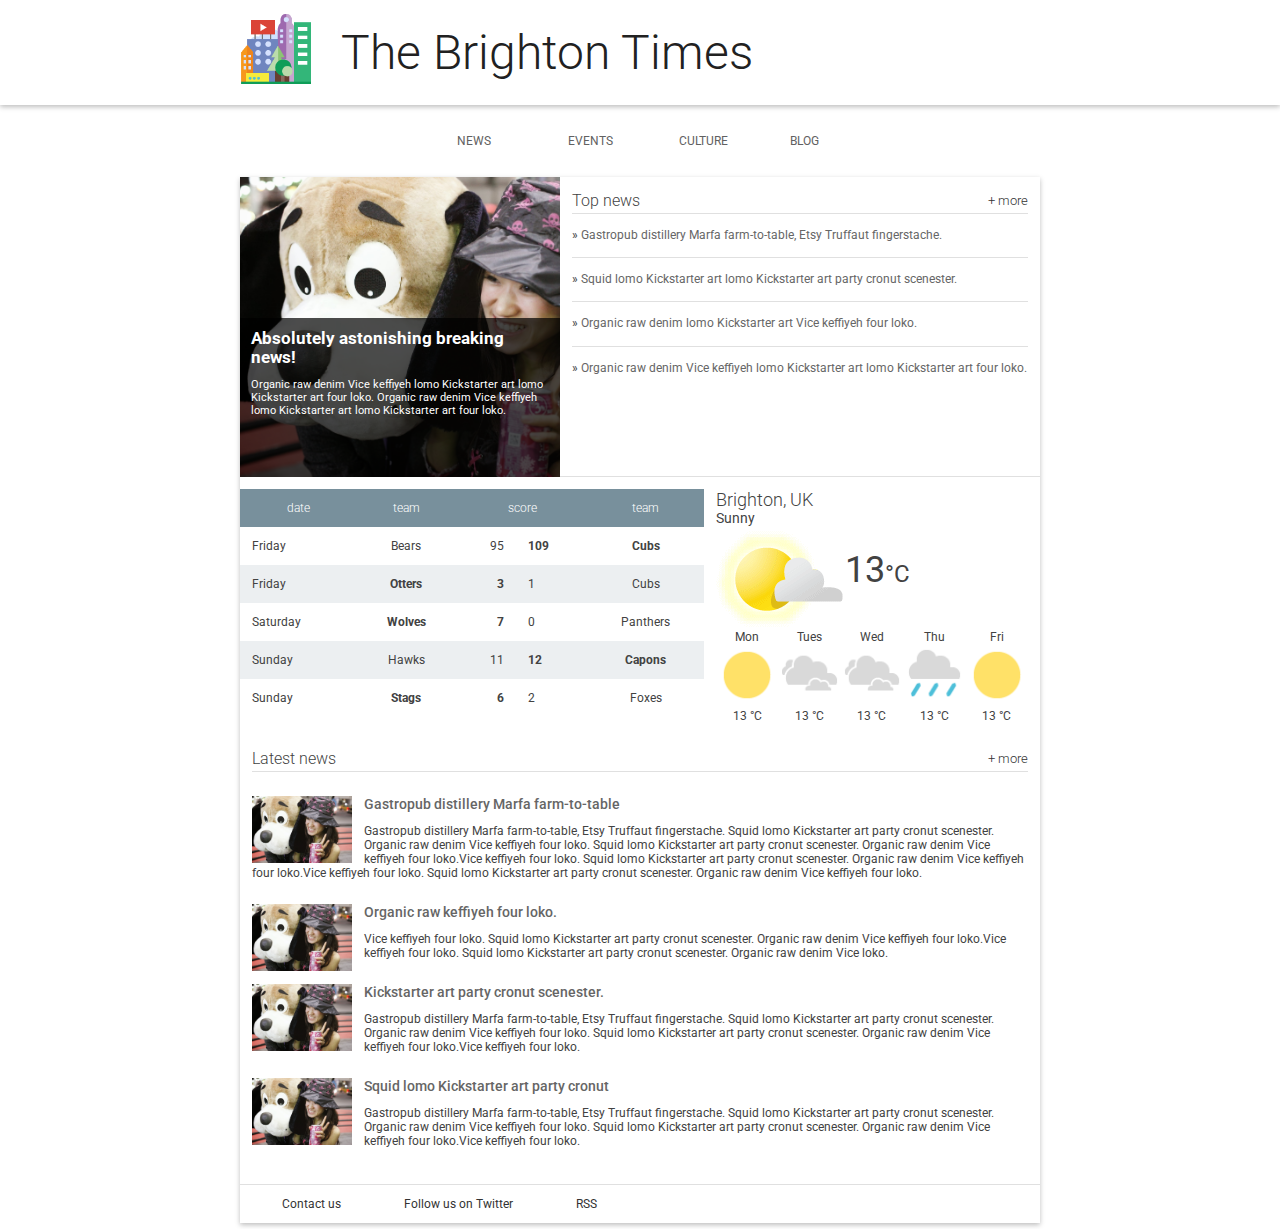
<file: Lesson 14 Q11/index.html>
<!doctype html>
<html lang="en">
  <head>
    <meta charset="utf-8">
    <meta name="viewport" content="width=device-width,initial-scale=1">
    <meta http-equiv="X-UA-Compatible" content="IE=edge">
    <title>Brighton Times</title>
    <link href="https://fonts.googleapis.com/css?family=Roboto:300,400,500" rel="stylesheet" type="text/css">
    <link rel="stylesheet" type="text/css" href="main.css">
	<link rel="stylesheet" type="text/css" href="resp.css">
  </head>
  <body>

    <header class="header">
      <div class="header__inner">
        <img class="header__logo" src="images/city.png" alt="iconic view of a cityscape">
        <h1 class="header__title">
          The Brighton Times
        </h1>
		  <a id="menu" class="header__menu">
          <svg xmlns="http://www.w3.org/2000/svg" viewBox="0 0 24 24">
            <path d="M2 6h20v3H2zm0 5h20v3H2zm0 5h20v3H2z"/>
          </svg>
        </a>
      </div>
    </header>

    <nav id="drawer" class="nav">
      <ul class="nav__list">
        <li class="nav__item"><a href="#">News</a></li>
        <li class="nav__item"><a href="#">Events</a></li>
        <li class="nav__item"><a href="#">Culture</a></li>
        <li class="nav__item"><a href="#">Blog</a></li>
      </ul>
    </nav>

    <main>
      <section class="content">
        <section class="hero">
          <article class="description">
            <h2>Absolutely astonishing breaking news!</h2>
            <p>Organic raw denim Vice keffiyeh lomo Kickstarter art lomo Kickstarter art four loko. Organic raw denim Vice keffiyeh lomo Kickstarter art lomo Kickstarter art four loko.</p>
          </article>
        </section>

        <section class="news top-news">
          <h2 class="news__title">Top news <a href="#" class="news__more">+ more</a></h2>
          <ul>
            <li class="top-news__item">
              <a href="#">Gastropub distillery Marfa farm-to-table, Etsy Truffaut fingerstache.</a>
            </li>
            <li class="top-news__item">
              <a href="#">Squid lomo Kickstarter art lomo Kickstarter art party cronut scenester.</a>
            </li>
            <li class="top-news__item">
              <a href="#">Organic raw denim lomo Kickstarter art Vice keffiyeh four loko.</a>
            </li>
            <li class="top-news__item">
              <a href="#">Organic raw denim Vice keffiyeh lomo Kickstarter art lomo Kickstarter art four loko.</a>
            </li>
          </ul>
        </section>

        <section class="scores">
          <table class="scores__table">
            <thead>
              <tr>
                <th>date</th>
                <th>team</th>
                <th colspan="2">score</th>
                <th>team</th>
              </tr>
            </thead>
            <tbody>
              <tr>
                <td>Friday</td>
                <td>Bears</td>
                <td>95</td>
                <td class="winner">109</td>
                <td class="winner">Cubs</td>
              </tr>
              <tr>
                <td>Friday</td>
                <td class="winner">Otters</td>
                <td class="winner">3</td>
                <td>1</td>
                <td>Cubs</td>
              </tr>
              <tr>
                <td>Saturday</td>
                <td class="winner">Wolves</td>
                <td class="winner">7</td>
                <td>0</td>
                <td>Panthers</td>
              </tr>
              <tr>
                <td>Sunday</td>
                <td>Hawks</td>
                <td>11</td>
                <td class="winner">12</td>
                <td class="winner">Capons</td>
              </tr>
              <tr>
                <td>Sunday</td>
                <td class="winner">Stags</td>
                <td class="winner">6</td>
                <td>2</td>
                <td>Foxes</td>
              </tr>
              
            </tbody>
          </table>
        </section>

        <section class="weather">
          <span class="weather__location">Brighton, UK</span>
          <span class="weather__desc">Sunny</span>
          <span class="weather__today">
          <img class="weather__today__image" src="images/weather.png" alt="icon of a partially sunny day"><span class="weather__today__temp">13</span><span class="weather__today__deg">&deg;C</span>
          </span>
          <ul class="weather__next">
            <li class="weather__next__item">
              <span>Mon</span>
              <img class="weather__next__image" src="images/sunny.png" alt="icon of a sunny day">
              <span>13 &deg;C</span>
            </li><li class="weather__next__item">
              <span>Tues</span>
              <img class="weather__next__image" src="images/cloudy.png" alt="icon of a cloudy day">
              <span>13 &deg;C</span>
            </li><li class="weather__next__item">
              <span>Wed</span>
              <img class="weather__next__image" src="images/cloudy.png" alt="icon of a cloudy day">
              <span>13 &deg;C</span>
            </li><li class="weather__next__item">
              <span>Thu</span>
              <img class="weather__next__image" src="images/rain.png" alt="icon of a rainy day">
              <span>13 &deg;C</span>
            </li><li class="weather__next__item">
              <span>Fri</span>
              <img class="weather__next__image" src="images/sunny.png" alt="icon of a sunny day">
              <span>13 &deg;C</span>
            </li>
          </ul>
        </section>

        <section class="news recent-news">
          <h2 class="news__title">Latest news <a href="#" class="news__more">+ more</a></h2>
          <ul>
            <li class="snippet">
              <img class="snippet__thumbnail" src="images/dog.jpg" alt="picture of a girl with a large, stuffed dog toy">
              <h3 class="snippet__title"><a href="#">Gastropub distillery Marfa farm-to-table</a></h3>
              <p>Gastropub distillery Marfa farm-to-table, Etsy Truffaut fingerstache.
              Squid lomo Kickstarter art party cronut scenester. Organic raw denim Vice keffiyeh four loko. Squid lomo Kickstarter art party cronut scenester. Organic raw denim Vice keffiyeh four loko.Vice keffiyeh four loko. Squid lomo Kickstarter art party cronut scenester. Organic raw denim Vice keffiyeh four loko.Vice keffiyeh four loko. Squid lomo Kickstarter art party cronut scenester. Organic raw denim Vice keffiyeh four loko.
              </p>
            </li>
            <li class="snippet">
              <img class="snippet__thumbnail" src="images/dog.jpg" alt="picture of a girl with a large, stuffed dog toy">
              <h3 class="snippet__title"><a href="#">Organic raw keffiyeh four loko.</a></h3>
              <p>Vice keffiyeh four loko. Squid lomo Kickstarter art party cronut scenester. Organic raw denim Vice keffiyeh four loko.Vice keffiyeh four loko. Squid lomo Kickstarter art party cronut scenester. Organic raw denim Vice loko.
              </p>
            </li>
            <li class="snippet">
              <img class="snippet__thumbnail" src="images/dog.jpg" alt="picture of a girl with a large, stuffed dog toy">
              <h3 class="snippet__title"><a href="#">Kickstarter art party cronut scenester.</a></h3>
              <p>Gastropub distillery Marfa farm-to-table, Etsy Truffaut fingerstache.
              Squid lomo Kickstarter art party cronut scenester. Organic raw denim Vice keffiyeh four loko. Squid lomo Kickstarter art party cronut scenester. Organic raw denim Vice keffiyeh four loko.Vice keffiyeh four loko.
              </p>
            </li>
            <li class="snippet">
              <img class="snippet__thumbnail" src="images/dog.jpg" alt="picture of a girl with a large, stuffed dog toy">
              <h3 class="snippet__title"><a href="#">Squid lomo Kickstarter art party cronut </a></h3>
              <p>Gastropub distillery Marfa farm-to-table, Etsy Truffaut fingerstache.
              Squid lomo Kickstarter art party cronut scenester. Organic raw denim Vice keffiyeh four loko. Squid lomo Kickstarter art party cronut scenester. Organic raw denim Vice keffiyeh four loko.Vice keffiyeh four loko.
              </p>
            </li>
          </ul>
        </section>
      </section>
      <footer>
        <ul>
          <li><a href="#">Contact us</a></li>
          <li><a href="#">Follow us on Twitter</a></li>
          <li><a href="#">RSS</a></li>
        </ul>
      </footer>
    </main>
	<script>
      /*
       * Open the drawer when the menu ison is clicked.
       */
      var menu = document.querySelector('#menu');
      var main = document.querySelector('main');
      var drawer = document.querySelector('.nav');

      menu.addEventListener('click', function(e) {
        drawer.classList.toggle('open');
        e.stopPropagation();
      });
      main.addEventListener('click', function() {
        drawer.classList.remove('open');
      });

    </script>
  </body>
</html>
</file>
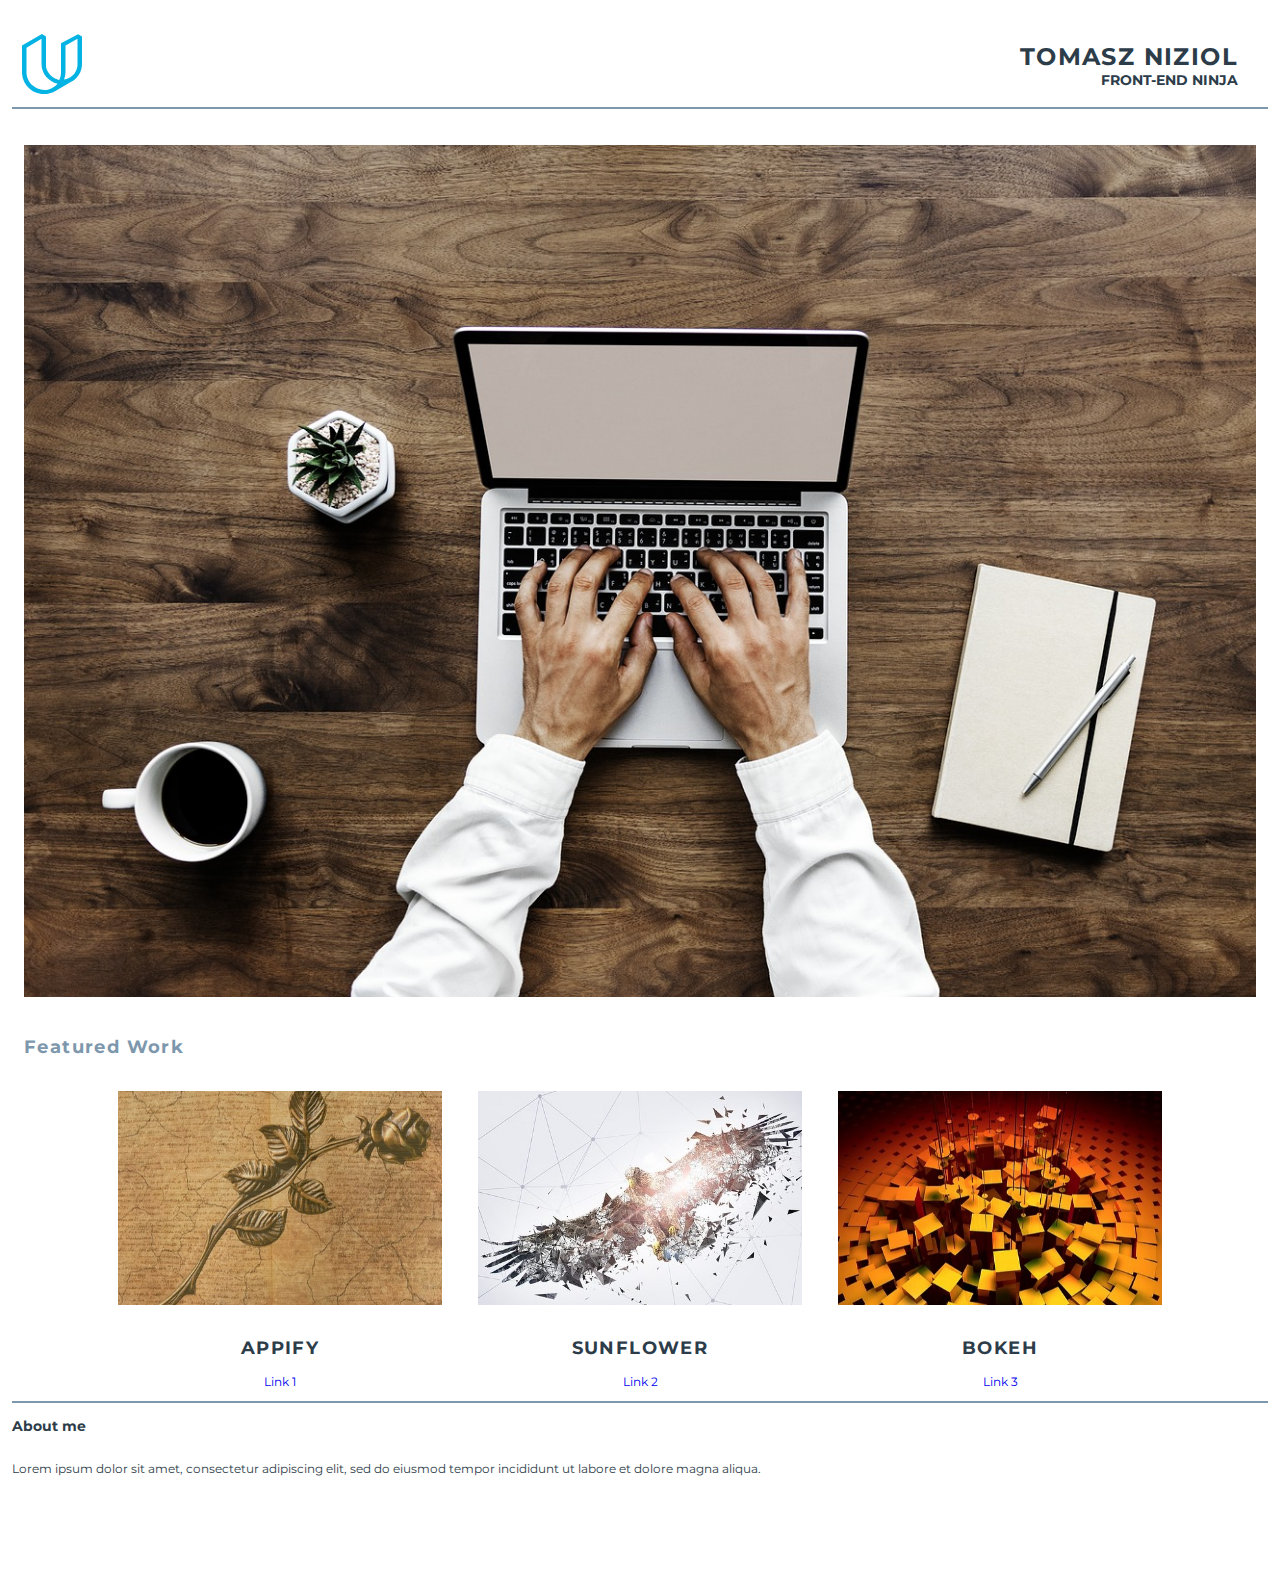
<file: ProjectBuildaPortfolioSite/index.html>
<!doctype html>
<html lang="en">
  <head>
    <meta charset="utf-8">
    <meta name="viewport" content="width=device-width,initial-scale=1">
    <meta http-equiv="X-UA-Compatible" content="IE=edge">
    <title>Portfolio Project</title>
    <link href="https://fonts.googleapis.com/css?family=Montserrat" rel="stylesheet" type="text/css">
    <link rel="stylesheet" type="text/css" href="css/main.css">
    <link rel="stylesheet" type="text/css" href="css/header.css">
  </head>
  <body>

    <header class="header">
        <div class="header__img">
            <img src="img/udacity.svg" alt="Udacity logo">
        </div>
        <div class="header__text">
            <h1 class="header__name">Tomasz Niziol</h1>
            <h3 class="header__title">Front-End Ninja</h3>
        </div>
    </header>
    
    <main >
   
        <section class="mainPhoto">
            <h6></h6>
            <img src="img/laptop-3242862_1280.jpg" alt="Photo of something important :)">
        </section>

       <section class="featuredWork">
            
                <h2>Featured Work</h2>
				
           <div class="container">  
		   
            <div class="portfolio-1"> 
                <img src="img/rose-3233903_640.jpg" alt="First portfolio img">
                <article class="article">
                    <h2>Appify</h2>
                    <a href="https://github.com/tomniziol/UdacityWebDev/tree/master/fend-animal-trading-cards-master">Link 1</a>
                </article>
            </div>
			
            <div class="portfolio-2"> 
                <img src="img/adler-3224546_640.jpg" alt="Second portfolio img">
                <article class="article">
                    <h2>Sunflower</h2>
                    <a href="https://github.com/tomniziol/UdacityWebDev/tree/master/Lesson%2014%20Q6">Link 2</a>
                </article>
            </div>
			
            <div class="portfolio-3"> 
                <img src="img/geometry-3127504_640.jpg" alt="Third portfolio img">
                <article class="article">
                    <h2>Bokeh</h2>
                    <a href="https://github.com/tomniziol/UdacityWebDev/tree/master/ProjectBuildaPortfolioSite"> Link 3</a>
                </article>
				
            </div>
		   </div>
        </section>
    </main>
    
     <footer class="page-footer">
        <section class="about-company">
          <h3>
            About me
          </h3>
          <p>
            Lorem ipsum dolor sit amet, consectetur adipiscing elit, sed do eiusmod tempor incididunt ut labore et dolore magna aliqua. 
          </p>
        </section>
    </footer>
    
</body>
</html>
</file>
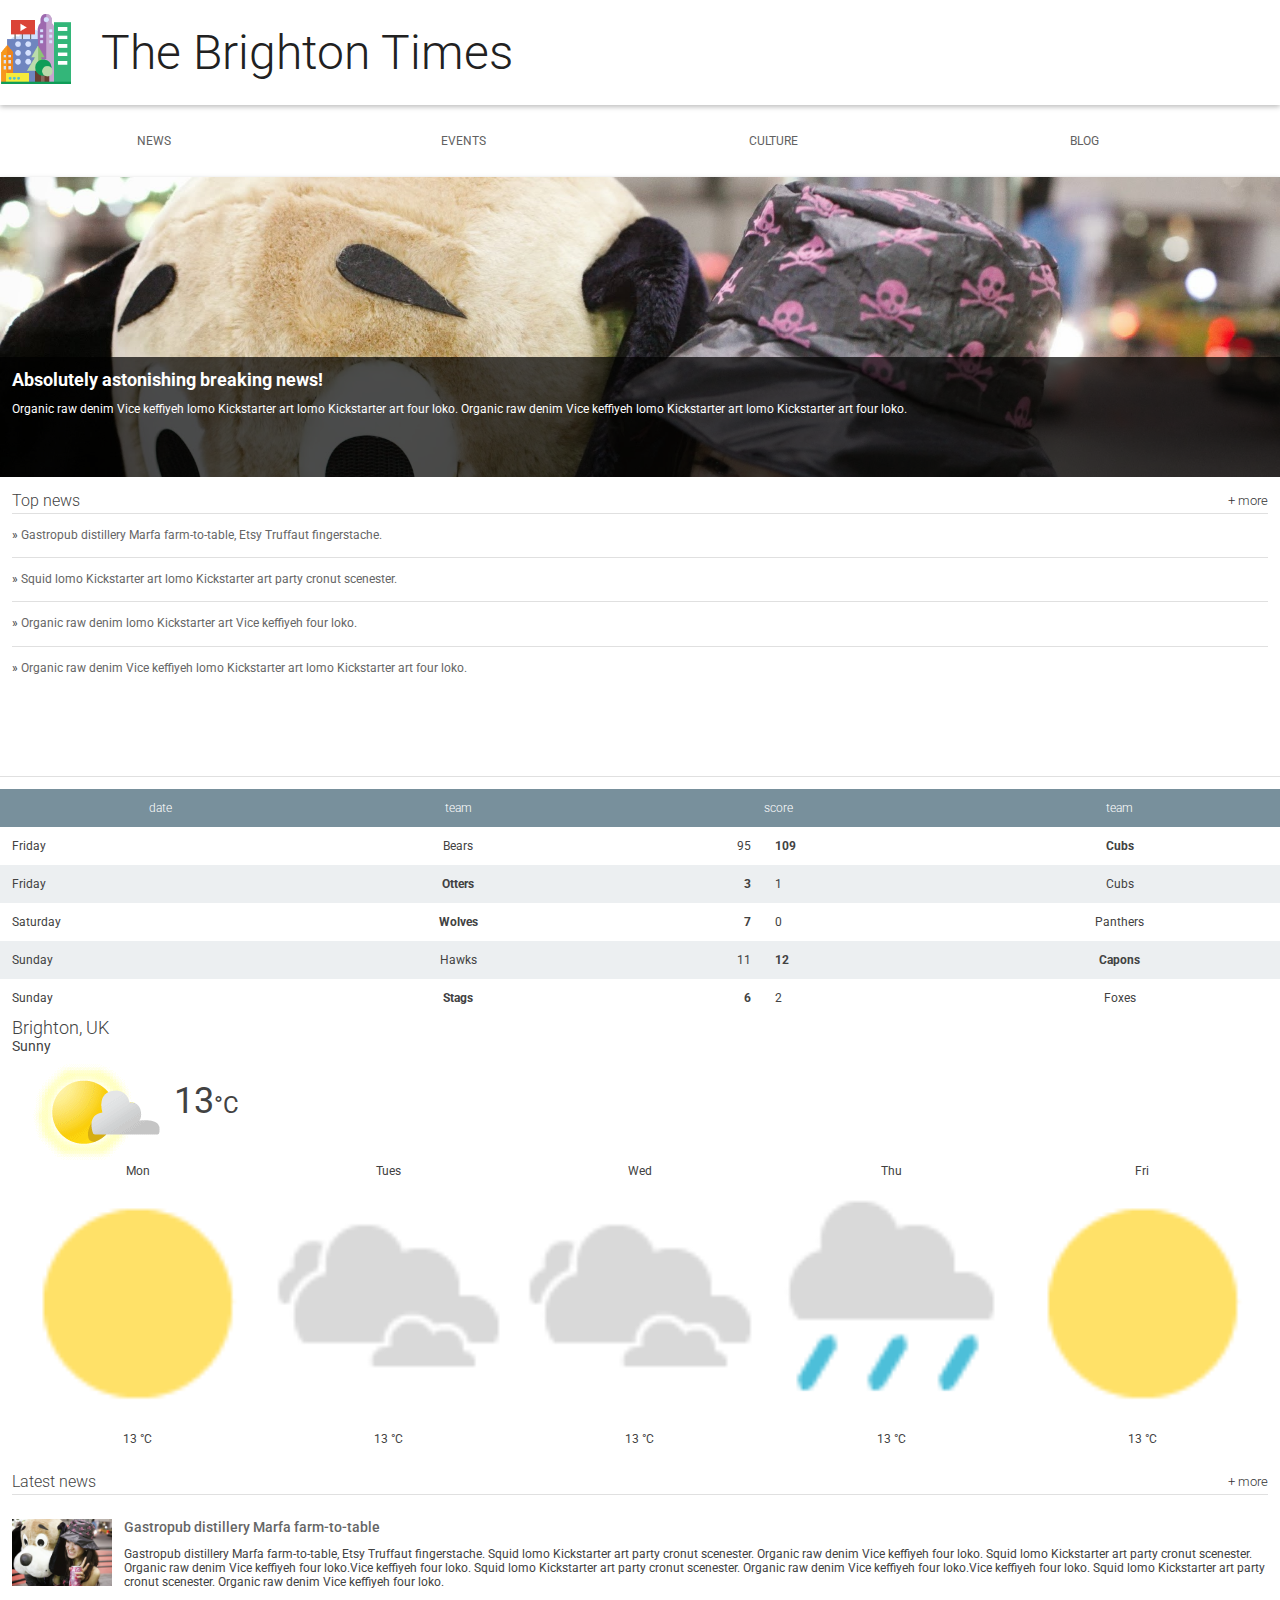
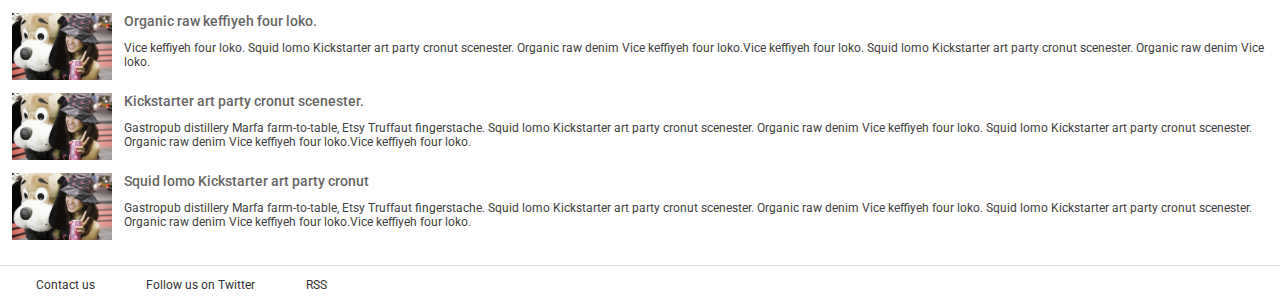
<file: RWDF_L2_Start/index.html>
<!doctype html>
<html lang="en">
  <head>
    <meta charset="utf-8">
    <meta name="viewport" content="width=device-width, initial-scale=1.0">
    <meta http-equiv="X-UA-Compatible" content="IE=edge">
    
    <title>Brighton Times</title>
    <link href="https://fonts.googleapis.com/css?family=Roboto:300,400,500" rel="stylesheet" type="text/css">
    <link rel="stylesheet" type="text/css" href="main.css">
  </head>
  <body>

    <header class="header">
      <div class="header__inner">
        <img class="header__logo" src="images/city.png" alt="iconic view of a cityscape">
        <h1 class="header__title">
          The Brighton Times
        </h1>
      </div>
    </header>

    <nav id="drawer" class="nav">
      <ul class="nav__list">
        <li class="nav__item"><a href="#">News</a></li>
        <li class="nav__item"><a href="#">Events</a></li>
        <li class="nav__item"><a href="#">Culture</a></li>
        <li class="nav__item"><a href="#">Blog</a></li>
      </ul>
    </nav>

    <main>
      <section class="content">
        <section class="hero">
          <article class="description">
            <h2>Absolutely astonishing breaking news!</h2>
            <p>Organic raw denim Vice keffiyeh lomo Kickstarter art lomo Kickstarter art four loko. Organic raw denim Vice keffiyeh lomo Kickstarter art lomo Kickstarter art four loko.</p>
          </article>
        </section>

        <section class="news top-news">
          <h2 class="news__title">Top news <a href="#" class="news__more">+ more</a></h2>
          <ul>
            <li class="top-news__item">
              <a href="#">Gastropub distillery Marfa farm-to-table, Etsy Truffaut fingerstache.</a>
            </li>
            <li class="top-news__item">
              <a href="#">Squid lomo Kickstarter art lomo Kickstarter art party cronut scenester.</a>
            </li>
            <li class="top-news__item">
              <a href="#">Organic raw denim lomo Kickstarter art Vice keffiyeh four loko.</a>
            </li>
            <li class="top-news__item">
              <a href="#">Organic raw denim Vice keffiyeh lomo Kickstarter art lomo Kickstarter art four loko.</a>
            </li>
          </ul>
        </section>

        <section class="scores">
          <table class="scores__table">
            <thead>
              <tr>
                <th>date</th>
                <th>team</th>
                <th colspan="2">score</th>
                <th>team</th>
              </tr>
            </thead>
            <tbody>
              <tr>
                <td>Friday</td>
                <td>Bears</td>
                <td>95</td>
                <td class="winner">109</td>
                <td class="winner">Cubs</td>
              </tr>
              <tr>
                <td>Friday</td>
                <td class="winner">Otters</td>
                <td class="winner">3</td>
                <td>1</td>
                <td>Cubs</td>
              </tr>
              <tr>
                <td>Saturday</td>
                <td class="winner">Wolves</td>
                <td class="winner">7</td>
                <td>0</td>
                <td>Panthers</td>
              </tr>
              <tr>
                <td>Sunday</td>
                <td>Hawks</td>
                <td>11</td>
                <td class="winner">12</td>
                <td class="winner">Capons</td>
              </tr>
              <tr>
                <td>Sunday</td>
                <td class="winner">Stags</td>
                <td class="winner">6</td>
                <td>2</td>
                <td>Foxes</td>
              </tr>
              
            </tbody>
          </table>
        </section>

        <section class="weather">
          <span class="weather__location">Brighton, UK</span>
          <span class="weather__desc">Sunny</span>
          <span class="weather__today">
          <img class="weather__today__image" src="images/weather.png" alt="icon of a partially sunny day"><span class="weather__today__temp">13</span><span class="weather__today__deg">&deg;C</span>
          </span>
          <ul class="weather__next">
            <li class="weather__next__item">
              <span>Mon</span>
              <img class="weather__next__image" src="images/sunny.png" alt="icon of a sunny day">
              <span>13 &deg;C</span>
            </li><li class="weather__next__item">
              <span>Tues</span>
              <img class="weather__next__image" src="images/cloudy.png" alt="icon of a cloudy day">
              <span>13 &deg;C</span>
            </li><li class="weather__next__item">
              <span>Wed</span>
              <img class="weather__next__image" src="images/cloudy.png" alt="icon of a cloudy day">
              <span>13 &deg;C</span>
            </li><li class="weather__next__item">
              <span>Thu</span>
              <img class="weather__next__image" src="images/rain.png" alt="icon of a rainy day">
              <span>13 &deg;C</span>
            </li><li class="weather__next__item">
              <span>Fri</span>
              <img class="weather__next__image" src="images/sunny.png" alt="icon of a sunny day">
              <span>13 &deg;C</span>
            </li>
          </ul>
        </section>

        <section class="news recent-news">
          <h2 class="news__title">Latest news <a href="#" class="news__more">+ more</a></h2>
          <ul>
            <li class="snippet">
              <img class="snippet__thumbnail" src="images/dog.jpg" alt="picture of a girl with a large, stuffed dog toy">
              <h3 class="snippet__title"><a href="#">Gastropub distillery Marfa farm-to-table</a></h3>
              <p>Gastropub distillery Marfa farm-to-table, Etsy Truffaut fingerstache.
              Squid lomo Kickstarter art party cronut scenester. Organic raw denim Vice keffiyeh four loko. Squid lomo Kickstarter art party cronut scenester. Organic raw denim Vice keffiyeh four loko.Vice keffiyeh four loko. Squid lomo Kickstarter art party cronut scenester. Organic raw denim Vice keffiyeh four loko.Vice keffiyeh four loko. Squid lomo Kickstarter art party cronut scenester. Organic raw denim Vice keffiyeh four loko.
              </p>
            </li>
            <li class="snippet">
              <img class="snippet__thumbnail" src="images/dog.jpg" alt="picture of a girl with a large, stuffed dog toy">
              <h3 class="snippet__title"><a href="#">Organic raw keffiyeh four loko.</a></h3>
              <p>Vice keffiyeh four loko. Squid lomo Kickstarter art party cronut scenester. Organic raw denim Vice keffiyeh four loko.Vice keffiyeh four loko. Squid lomo Kickstarter art party cronut scenester. Organic raw denim Vice loko.
              </p>
            </li>
            <li class="snippet">
              <img class="snippet__thumbnail" src="images/dog.jpg" alt="picture of a girl with a large, stuffed dog toy">
              <h3 class="snippet__title"><a href="#">Kickstarter art party cronut scenester.</a></h3>
              <p>Gastropub distillery Marfa farm-to-table, Etsy Truffaut fingerstache.
              Squid lomo Kickstarter art party cronut scenester. Organic raw denim Vice keffiyeh four loko. Squid lomo Kickstarter art party cronut scenester. Organic raw denim Vice keffiyeh four loko.Vice keffiyeh four loko.
              </p>
            </li>
            <li class="snippet">
              <img class="snippet__thumbnail" src="images/dog.jpg" alt="picture of a girl with a large, stuffed dog toy">
              <h3 class="snippet__title"><a href="#">Squid lomo Kickstarter art party cronut </a></h3>
              <p>Gastropub distillery Marfa farm-to-table, Etsy Truffaut fingerstache.
              Squid lomo Kickstarter art party cronut scenester. Organic raw denim Vice keffiyeh four loko. Squid lomo Kickstarter art party cronut scenester. Organic raw denim Vice keffiyeh four loko.Vice keffiyeh four loko.
              </p>
            </li>
          </ul>
        </section>
      </section>
      <footer>
        <ul>
          <li><a href="#">Contact us</a></li>
          <li><a href="#">Follow us on Twitter</a></li>
          <li><a href="#">RSS</a></li>
        </ul>
      </footer>
    </main>
  </body>
</html>
</file>
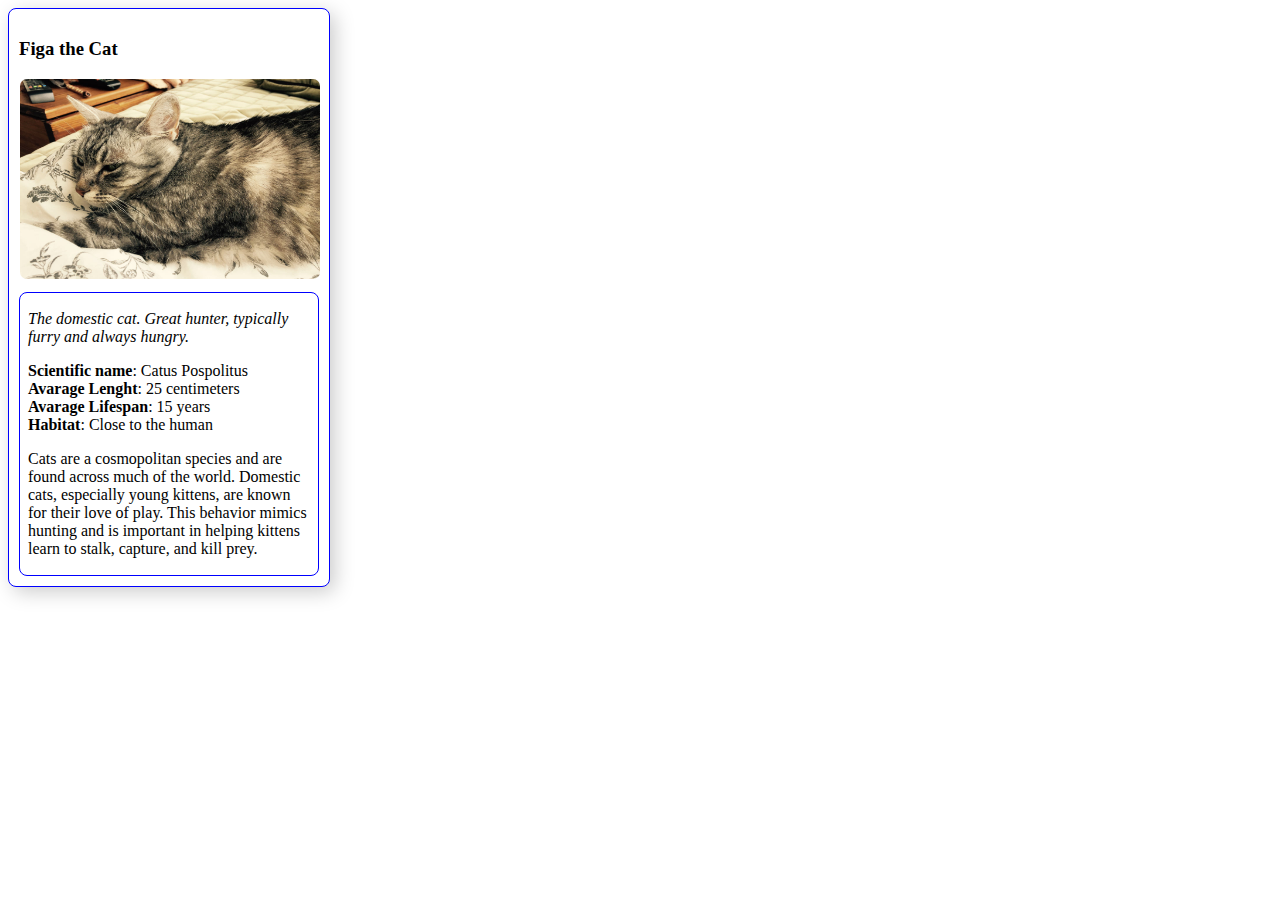
<file: fend-animal-trading-cards-master/card.html>
<!DOCTYPE html>
<html>
<head>
	<meta charset="utf-8">
	<title>Animal Trading Cards</title>
  <link rel="stylesheet" type="text/css" href="css/styles.css">
</head>
<body>
	<div id="toDiv1">
		<!-- your favorite animal's name goes here -->
		<h3 class="boldTitle">Figa the Cat</h3>
		<!-- your favorite animal's image goes here -->
		<img src="img/IMG_5170.jpg" width="300" height="200" alt="Figa-the-cat" class="block">
    
		<div id="toDiv2">
			<!-- your favorite animal's interesting fact goes here -->
			<p class="italic">The domestic cat. Great hunter, typically furry and always hungry.</p>

			<ul class="list">
				<!-- your favorite animal's list items go here -->
				<li><span>Scientific name</span>: Catus Pospolitus</li>
				<li><span>Avarage Lenght</span>: 25 centimeters</li>
				<li><span>Avarage Lifespan</span>: 15 years</li>
				<li><span>Habitat</span>: Close to the human </li>
			</ul>

			<!-- your favorite animal's description goes here -->
			<p>Cats are a cosmopolitan species and are found across much of the world. Domestic cats, especially young kittens, are known for their love of play. This behavior mimics hunting and is important in helping kittens learn to stalk, capture, and kill prey. </p>
		</div>
	</div>
</body>
</html>
</file>
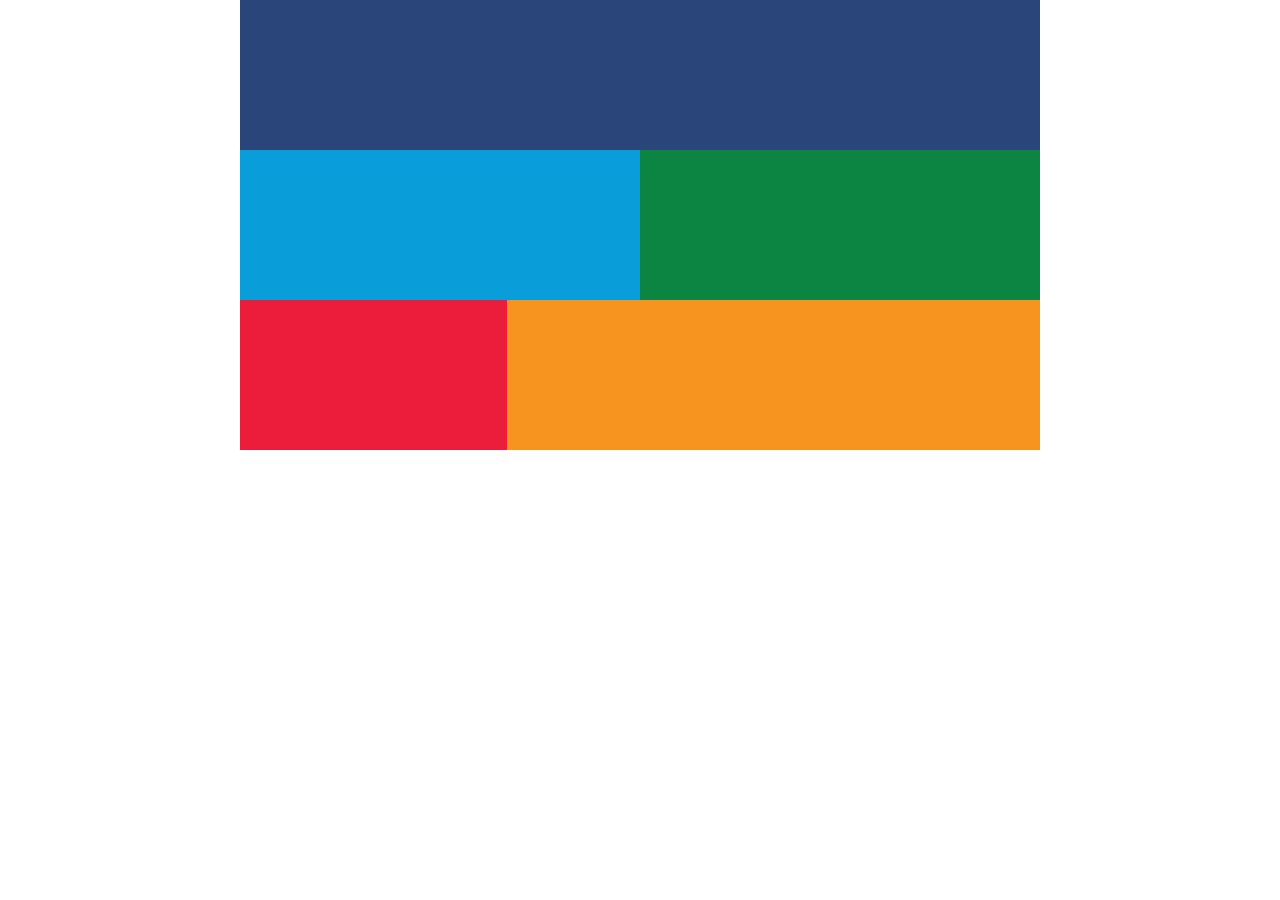
<file: Lesson 14 Q6/pattern-mostly-fluid-quiz-blankcss.html>
<!DOCTYPE html>
<html lang="en">
  <head>
    <title>Mostly Fluid - Quiz</title>
    <meta charset="utf-8">
    <meta name="viewport" content="width=device-width, initial-scale=1.0">
    <style type="text/css">
      /*
      These are the default styles. No need to change these.
      */
      @import url(https://fonts.googleapis.com/css?family=Roboto);
      html, body {
        margin: 0;
        padding: 0;
      }

      body {
        font-family: 'Roboto', sans-serif;
      }

      .title {
        font-size: 2.5em;
        text-align: center;
      }

      .box {
        min-height: 150px;
      }

      .dark_blue {
        background-color: #2A457A;
        color: #efefef;
      }

      .light_blue {
        background-color: #099DD9;
      }

      .green {
        background-color: #0C8542;
      }

      .lime {
        background-color: rgb(179, 210, 52);
      }

      .seafoam {
        background-color: rgb(77, 190, 161);
      }

      .red {
        background-color: #EC1D3B;
      }

      .orange {
        background-color: #F79420;
      }
    </style>
    <style type="text/css">
      /*
      These are the responsive styles. Throw some breakpoints in here!
      */
      .container {
        display: flex;
        flex-wrap: wrap;
      }
      .box {
        width: 100%;
      }
      @media screen and (min-width: 450px) {
        .light_blue, .green{
          width: 50%;
        }}
      @media screen and (min-width: 550px) {
       .red {
          width: 33.33%;
        }
         .orange {
          width: 66.66%;
        }}        
      @media screen and (min-width: 800px) {
        .container {
          width: 800px;
          margin-left: auto;
          margin-right: auto;
        }}
    </style>
  </head>
  <body>
    <div class="container">
      <div class="box dark_blue"></div>
      <div class="box light_blue"></div>
      <div class="box green"></div>
      <div class="box red"></div>
      <div class="box orange"></div>
    </div>
  </body>
</html>
</file>
<file: Lesson 14 Q11/main.css>
body, html {
  margin: 0;
  padding: 0;
  width: 100%;
  height: 100%;
}

body {
  font-family: Roboto;
  font-size: 12px;
  color: #424242;
}

h1, h2, h3, h4, h5 {
  margin: 0; 
}

header, nav, footer, section, article, div {
  box-sizing: border-box;
}

ul {
  list-style: none;
  padding: 0;
  margin: 0;
}


/*
 *
 * Common
 * 
 */

.news__more {
  float: right;
  font-size: .8em;
  color: #333;
  text-decoration: none;
}


/*
 *
 * Header
 *
 */

.header {
  box-shadow: 0 2px 5px rgba(0, 0, 0, 0.26);
  min-height: 56px;
  transition: min-height 0.3s;
}

.header__inner {
  width: 100%;
  margin-left: auto;
  margin-right: auto;
}

.header__logo {
  height: 72px;
  margin-right: 1em;
  vertical-align: top;
  margin-top: 12px;
}

.header__title {
  font-weight: 300;
  font-size: 4em;
  margin: 0.5em 0.25em;
  display: inline-block;
  color: #212121;
}


/*
 *
 * Top Level Navigation
 *
 */

.nav {
  width: 100%;
  margin-left: auto;
  margin-right: auto;
}

.nav__list {
  width: 100%;
  padding: 0;
  margin: 0;
}

.nav__item {
  box-sizing: border-box;
  display: inline-block;
  width: 24%;
  text-align: center;
  line-height: 24px;
  padding: 24px;
  text-transform: uppercase;
}

.nav a {
  text-decoration: none;
  color: #616161;
  padding: 1.5em;
}

.nav a:hover {
  text-decoration: underline;
  color: #212121;
}


/*
 *
 * Main
 *
 */

main {
  box-shadow: 0 2px 5px rgba(0, 0, 0, 0.26);
  width: 100%;
  margin-left: auto;
  margin-right: auto;
}

/*
 *
 * Content
 *
 */


/*
 *
 * Hero
 *
 */

.hero {
  width: 100%;
  position: relative;
  background-image: url("./images/dog.jpg");
  background-size: cover;
  height: 300px;
}

.hero article {
  box-sizing: border-box;
  background-color: #000;
  background-color: rgba(0, 0, 0, 0.7);
  position: absolute;
  bottom: 0;
  height: 40%;
  width: 100%;
  color: #fff;
  padding: 1em;
}


/*
 *
 * Top News
 *
 */

.top-news {
  height: 230px;
  border-bottom: 1px solid #E0E0E0;
  padding: 1em;
}

.news__title {
  font-weight: 300;
  border-bottom: 1px solid #E0E0E0;
  line-height: 24px;
  font-size: 16px;
}

.top-news__item {
  border-bottom: 1px solid #E0E0E0;
  padding: 1em 0;
  line-height: 19.2px;
}

.top-news__item:before {
  content: "» ";
}

.top-news__item:last-child {
  border-bottom: none;
}

.top-news__item a {
  text-decoration: none;
  color: #666;
}

.top-news__item a:hover,
.top-news__item a:active {
  text-decoration: underline;
}


/*
 *
 * Sport Scores
 *
 */

.scores {
  padding-top: 1em;
}

.scores__table {
  width: 100%;
  border-collapse: collapse;
}

.scores__table th,
.scores__table td {
  padding: 1em; 
}

.scores__table th {
  color: #fff;
  font-weight: 300;
  background-color: #78909C;
}

.scores__table tr:nth-child(odd) td {
  background-color: #fff;
}

.scores__table tr:nth-child(even) td {
  background-color: #eceff1;
}

.scores__table td.winner {
  font-weight: bold;
}

.scores__table td:nth-child(3) {
  text-align: right;
}

.scores__table td:nth-child(2),
.scores__table td:nth-child(5) {
  text-align: center;
}

/*
 *
 * Weather
 *
 */

.weather {
  padding: 1em;
}

.weather__location {
  display: block;
  font-weight: 300;
  font-size: 1.5em;
}

.weather__desc {
  display: block;
  font-size: 1.2em;
}

.weather__today {
  width: 60%;
  vertical-align: middle;
}

.weather__today__image {
  vertical-align: middle
}

.weather__today__temp {
  font-size: 3em;
}

.weather__today__deg {
  font-size: 2em;
  display: inline;
}

.weather__next__item {
  display: inline-block;
  width: 20%;
  text-align: center;
}

.weather__next__item span {
  display: block;
}

.weather__next__image {
  width: 100%;
}


/*
 *
 * Recent News
 *
 */

.recent-news {
  clear: both;
  padding: 1em;
}

.snippet {
  clear: both;
  margin: 24px 0;
}

.snippet__thumbnail {
  width: 100px;
  float: left;
  margin-right: 1em;
}

.snippet__title {
  font-weight: 500;
}

.snippet__title a {
  text-decoration: none;
  color: #666;
}

.snippet__title a:hover,
.snippet__title a:active {
  text-decoration: underline;
}


/*
 *
 * Footer
 *
 */

footer {
  border-top: 1px solid #E0E0E0;
  padding: 1em;
  width: 100%;
}

footer li {
  display: inline-block;
  margin: 0 1em;
}

footer a {
  text-decoration: none;
  color: #333;
  padding: 1.5em;
}
</file>
<file: Lesson 14 Q11/resp.css>
.container {
	
	display: flex;
	flex-wrap: wrap;
}

.news {
	width: 100%;
}

.header__menu {
  display: none;
}


@media screen and (max-width: 479px) {
		
   .header__logo {
    height: 48px;
    margin-right: 0.5em;
  }
  .header__title {
    margin-left: 0;
    font-size: 2em;
    vertical-align: bottom; 
  }
  .nav {
    z-index: 10;
    background-color: #fff;
    width: 130px;
    position: absolute;
    /* This trasform moves the drawer off canvas. */
    -webkit-transform: translate(-130px, 0);
    transform: translate(-130px, 0);
    /* Optionally, we animate the drawer. */
    transition: transform 0.2s ease;
  }
  .nav.open {
    -webkit-transform: translate(0, 0);
    transform: translate(0, 0);
  }
  .nav__item {
    display: list-item;
    border-bottom: 1px solid #E0E0E0;
    width: 100%;
    text-align: left;
  }
  .header__menu {
    display: inline-block;
    position: absolute;
    right: 0;
    padding: 1em;
  }
  .header__menu svg {
    width: 32px;
    fill: black;
  }
	
}

@media screen and (min-width: 480px) {
	
	.hero {
		width: 40%;
		float: left;
	}
	
	 .top-news {
		width: 60%;
		float: left;
	}
	
	.scores {
		width: 58%;
		float: left;
	}
	
	.weather {
		width: 42%;
		float: left;
	}
	
	.top-news {
  height: 300px;
	}
	
	.hero article {
	height: 53%;
	font-size: 11px
	}
	
	.nav  {
    width: 450px;
    margin-left: auto;
    margin-right: auto;
	}
}


@media screen and (min-width: 850px) {
	
	.nav  {
    width: 450px;
    margin-left: auto;
    margin-right: auto;
	}
	
  main, .header__inner, .content {
    width: 800px;
    margin-left: auto;
    margin-right: auto;
  }
</file>
<file: ProjectBuildaPortfolioSite/css/main.css>
body {
  margin: 1em;
  padding: 1em;
  font-family: 'Montserrat';
  font-size: 12px;
  color: #2d3c49;
  max-width: 1280px;
  margin-left: auto;
  margin-right: auto;
}

main {
  padding: 1em;
}

h1 {
  text-transform: uppercase;
  text-align: center;
  letter-spacing: 1.4px;
}

h2 {
  color: #7d97ad;
}

a {
  text-decoration: none;
}

a:visited {
  color: green;
}

.featuredWork {
  display: flex;
  flex-wrap: wrap;
  justify-content: space-around;
  align-content: space-around;
  align-items: center;
  width: 100%;
}

.mainPhoto {
	display: flex;
	flex-wrap: wrap;
	align-items: center;
	justify-content: center;
	width: 100%;
}

.mainPhoto img {
	max-width: 100%;
	padding: 2em 0em;
}

.featuredWork h2 {
	flex: 100%;
	letter-spacing: 1.4px;
	}

.container {
	display: flex;
	flex-wrap: wrap;
  justify-content: space-between;
  align-content: space-between;
}

.container img {
	height: 100%;
	width: auto;
	padding: 1.5em;
}

.portfolio-1, .portfolio-2, .portfolio-3 {
	flex-direction: column;
	width: 360px;
  height: auto;
  display: flex;
	vertical-align: middle;
  text-align: center;
}

.article h2 {
  color: #2d3c49;
  text-transform: uppercase;
  letter-spacing: 1.4px;
}

.page-footer {
  background-color: #ffffff;
  height: 160px;
   border-top: 2px solid #7d97ad; 
}

.about-company {
  height: 85px;
  max-width: 100%;
  display: flex;
  flex-direction: column;
}
</file>
<file: ProjectBuildaPortfolioSite/css/header.css>
.header {
  background-color: #ffffff;
  display: flex; 
  flex-wrap: wrap; 
  min-height: 60px;
  max-width: 100%;
  padding: 10px 10px;
  align-items: center;
  justify-content: space-between;
  border-bottom: 2px solid #7d97ad; 
}

.header__text {
  padding: 0;
  margin: 0;
  /*display: flex; */
  margin-left: auto;
  justify-content: flex-end;
}

.header__img img {
  height: 60px;
}

.header__name, .header__title {
  margin: 0 10px;
  padding: 0 10px;
  text-transform: uppercase;
}

.header__name {
  letter-spacing: 1.4px;
}

.header__title {
  text-align: right;
}
</file>
<file: RWDF_L2_Start/main.css>
body, html {
  margin: 0;
  padding: 0;
  width: 100%;
  height: 100%;
}

body {
  font-family: Roboto;
  font-size: 12px;
  color: #424242;
}

h1, h2, h3, h4, h5 {
  margin: 0; 
}

header, nav, footer, section, article, div {
  box-sizing: border-box;
}

ul {
  list-style: none;
  padding: 0;
  margin: 0;
}


/*
 *
 * Common
 * 
 */

.news__more {
  float: right;
  font-size: .8em;
  color: #333;
  text-decoration: none;
}


/*
 *
 * Header
 *
 */

.header {
  box-shadow: 0 2px 5px rgba(0, 0, 0, 0.26);
  min-height: 56px;
  transition: min-height 0.3s;
}

.header__inner {
  width: 100%; /*change to 100%*/
  margin-left: auto;
  margin-right: auto;
}

.header__logo {
  height: 72px;
  margin-right: 1em;
  vertical-align: top;
  margin-top: 12px;
}

.header__title {
  font-weight: 300;
  font-size: 4em;
  margin: 0.5em 0.25em;
  display: inline-block;
  color: #212121;
}


/*
 *
 * Top Level Navigation
 *
 */

.nav {
  width: 100%; /*change to 100%*/
  margin-left: auto;
  margin-right: auto;
}

.nav__list {
  width: 100%;
  padding: 0;
  margin: 0;
}

.nav__item {
  box-sizing: border-box;
  display: inline-block;
  width: 24%;
  text-align: center;
  line-height: 24px;
  padding: 24px;
  text-transform: uppercase;
}

.nav a {
  text-decoration: none;
  color: #616161;
  padding: 1.5em; /*padding added to center list names */
}

.nav a:hover {
  text-decoration: underline;
  color: #212121;
}


/*
 *
 * Main
 *
 */

main {
  box-shadow: 0 2px 5px rgba(0, 0, 0, 0.26);
  width: 100%; /*change to 100%*/
  margin-left: auto;
  margin-right: auto;
}

/*
 *
 * Content
 *
 */


/*
 *
 * Hero
 *
 */

.hero {
  float: left;
  width: 100%; /*change to 100%*/
  position: relative;
  background-image: url("./images/dog.jpg");
  background-size: cover;
  height: 300px;
}

.hero article {
  box-sizing: border-box;
  background-color: #000;
  background-color: rgba(0, 0, 0, 0.7);
  position: absolute;
  bottom: 0;
  height: 40%;
  width: 100%;
  color: #fff;
  padding: 1em;
}


/*
 *
 * Top News
 *
 */

.top-news {
  float: right; 
  width: 100%; /*change to 100%*/
  height: 300px;
  border-bottom: 1px solid #E0E0E0;
  padding: 1em;
}

.news__title {
  font-weight: 300;
  border-bottom: 1px solid #E0E0E0;
  line-height: 24px;
  font-size: 16px;
}

.top-news__item {
  border-bottom: 1px solid #E0E0E0;
  padding: 1em 0;
  line-height: 19.2px;
}

.top-news__item:before {
  content: "» ";
}

.top-news__item:last-child {
  border-bottom: none;
}

.top-news__item a {
  text-decoration: none;
  color: #666;
  padding-top: 1em; /* padding added for fat finger*/
  padding-bottom: 1em;
}

.top-news__item a:hover,
.top-news__item a:active {
  text-decoration: underline;
}


/*
 *
 * Sport Scores
 *
 */

.scores {
  width: 100%; /*change to 100%*/
  float: right;
  padding-top: 1em;
}

.scores__table {
  width: 100%;
  border-collapse: collapse;
}

.scores__table th,
.scores__table td {
  padding: 1em; 
}

.scores__table th {
  color: #fff;
  font-weight: 300;
  background-color: #78909C;
}

.scores__table tr:nth-child(odd) td {
  background-color: #fff;
}

.scores__table tr:nth-child(even) td {
  background-color: #eceff1;
}

.scores__table td.winner {
  font-weight: bold;
}

.scores__table td:nth-child(3) {
  text-align: right;
}

.scores__table td:nth-child(2),
.scores__table td:nth-child(5) {
  text-align: center;
}

/*
 *
 * Weather
 *
 */

.weather {
  /*float: right; */
  width: 100%; /*change to 100%*/
  padding: 1em;
}

.weather__location {
  display: block;
  font-weight: 300;
  font-size: 1.5em;
}

.weather__desc {
  display: block;
  font-size: 1.2em;
}

.weather__today {
  width: 60%;
  vertical-align: middle;
}

.weather__today__image {
  vertical-align: middle;
}

.weather__today__temp {
  font-size: 3em;
}

.weather__today__deg {
  font-size: 2em;
  display: inline;
}

.weather__next__item {
  display: inline-block;
  width: 20%;
  text-align: center;
}

.weather__next__item span {
  display: block;
}

.weather__next__image {
  width: 100%;
}


/*
 *
 * Latest news
 *
 */

.recent-news {
  clear: both;
  padding: 1em;
}

.snippet {
  clear: both;
  margin: 24px 0;
}

.snippet__thumbnail {
  width: 100px;
  float: left;
  margin-right: 1em;
}

.snippet__title {
  font-weight: 500;
}

.snippet__title a {
  text-decoration: none;
  color: #666;
  padding-top: 1em;
  padding-bottom: 1em; /* padding added for fat finger*/
}

.snippet__title a:hover,
.snippet__title a:active {
  text-decoration: underline;
}


/*
 *
 * Footer
 *
 */

footer {
  border-top: 1px solid #E0E0E0;
  padding: 1em;
  width: 100%;
}

footer li {
  display: inline-block;
  margin: 0 1em;
}

footer a {
  text-decoration: none;
  color: #333;
  padding: 1em; /* padding added for fat finger*/
}
</file>
<file: fend-animal-trading-cards-master/css/styles.css>
/* add your CSS here */
body {
  font-family: Times New Roman, sans-serif;
  text-align: left;
  }

ul {
  padding: 0;
  }

li {
  list-style-type: none;
  text-align: left;
  }

span {
  font-weight: bold;
  }

#toDiv1 {
  width:300px;
  background: white;
  padding: 10px 10px;
  border: 1px solid blue;
  border-radius: 8px;
  box-shadow: 5px 5px 20px #ccc;
  }

#toDiv2 {
  border: 1px solid blue;
  border-radius: 8px;
  padding: 1px 8px 1px 8px; 
  }
  
.block {
  margin-bottom: 8px;
  border: 1px solid white;
  border-radius: 8px;

}

.boldTitle {
  border-collapse: separate;
  border-spacing: 10px 5px;
  }

.italic {
  font-style: italic
  }

.list {
  text-align: left;
}
</file>
